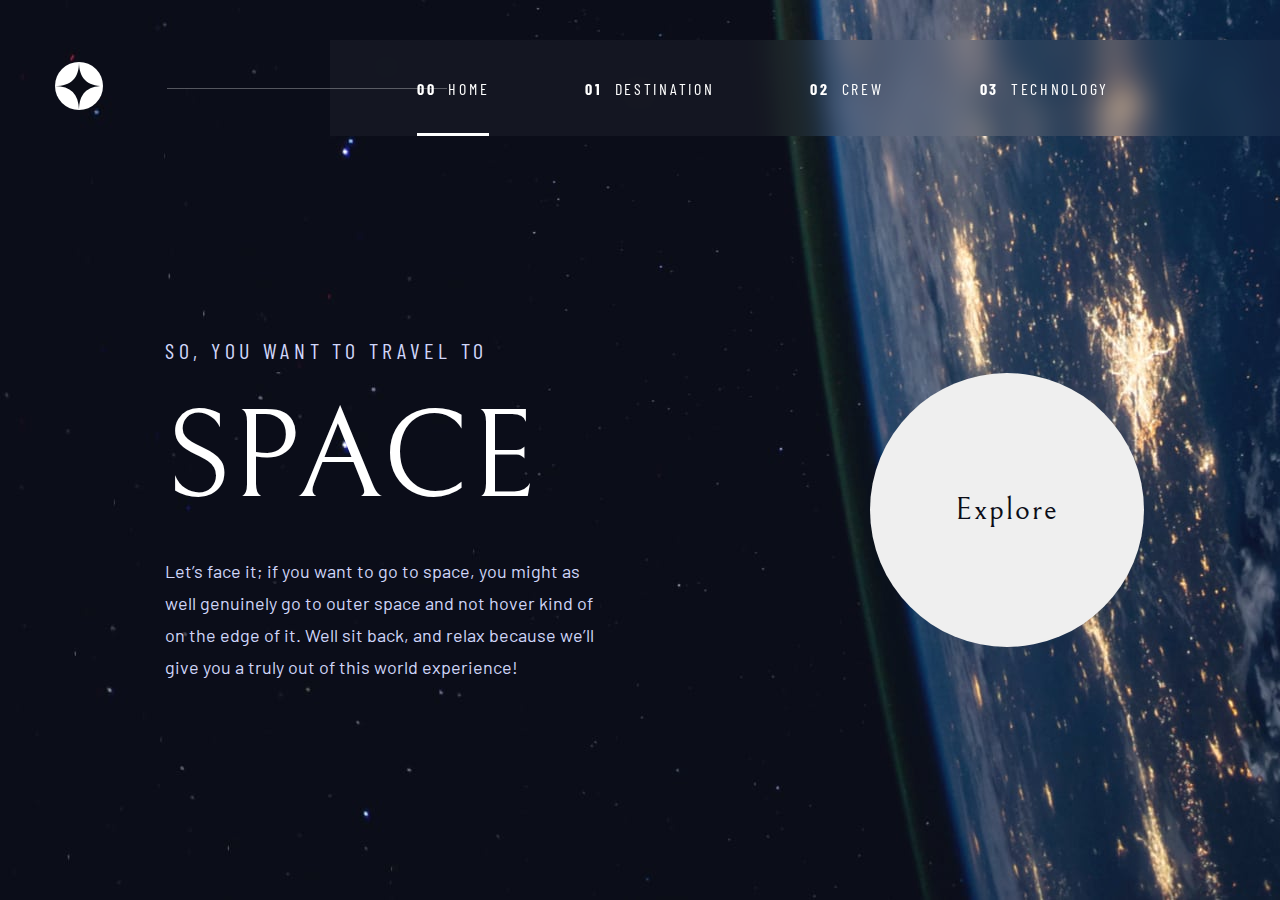
<file: starter-code/index.html>
<!DOCTYPE html>
<html lang="en">
  <head>
    <meta charset="UTF-8" />
    <meta name="viewport" content="width=device-width, initial-scale=1.0" />

    <link
      rel="icon"
      type="image/png"
      sizes="32x32"
      href="./assets/favicon-32x32.png"
    />

    <link rel="stylesheet" href="./styles/fonts.css" />
    <link rel="stylesheet" href="./styles/index.css" />

    <title>Frontend Mentor | Space tourism website</title>
  </head>
  <body>
    <div class="anim">
      <header>
        <div class="logo">
          <img src="./assets/shared/logo.svg" alt="Logo">
        </div>
        <div class="divisor"></div>
        <nav>
          <ul>
            <li>
              <a class="active nav-link home-link" href="./index.html"><strong>00</strong> Home</a>
            </li>
            <li>
              <a class="nav-link destination-link" href="./destination.html"><strong>01</strong> Destination</a>
            </li>
            <li>
              <a class="nav-link crew-link" href="./crew.html"><strong>02</strong> Crew</a>
            </li>
            <li>
              <a class="nav-link technology-link" href="./technology.html"><strong>03</strong> Technology</a>
            </li>
          </ul>
        </nav>
        <div class="hamburger">
          <img src="./assets/shared/icon-hamburger.svg" alt="Open menu">
        </div>
        <div class="nav-mobile">
          <ul>
            <li>
              <a class="active" href="./index.html"><strong>00</strong> Home</a>
            </li>
            <li>
              <a href="./destination.html"><strong>01</strong> Destination</a>
            </li>
            <li>
              <a href="./crew.html"><strong>02</strong> Crew</a>
            </li>
            <li>
              <a href="./technology.html"><strong>03</strong> Technology</a>
            </li>
          </ul>
        </div>
      </header>
  
      <main>
        <div class="text">
          <h2>So, you want to travel to</h2>
  
          <h1>Space</h1>
  
          <p>
            Let’s face it; if you want to go to space, you might as well genuinely
            go to outer space and not hover kind of on the edge of it. Well sit
            back, and relax because we’ll give you a truly out of this world
            experience!
          </p>
        </div>
  
        <button class="explore">Explore</button>
      </main>
    </div>
    <script src="./scripts/menu.js"></script>
  </body>
</html>
</file>
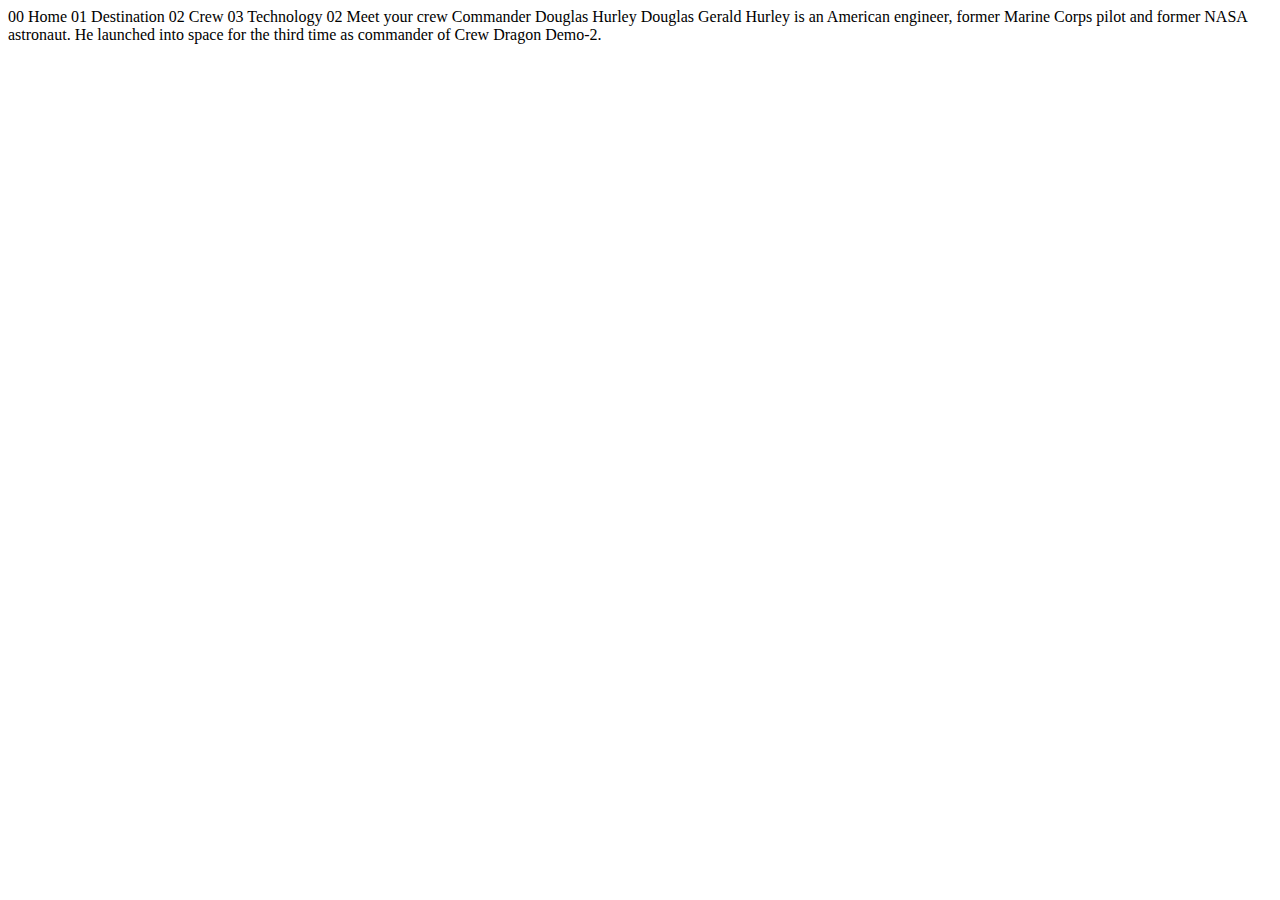
<file: starter-code/crew-commander.html>
<!DOCTYPE html>
<html lang="en">
<head>
  <meta charset="UTF-8">
  <meta name="viewport" content="width=device-width, initial-scale=1.0">

  <link rel="icon" type="image/png" sizes="32x32" href="./assets/favicon-32x32.png">
  
  <title>Frontend Mentor | Space tourism website</title>
</head>
<body>

  00 Home
  01 Destination
  02 Crew
  03 Technology

  02 Meet your crew

  Commander
  Douglas Hurley

  Douglas Gerald Hurley is an American engineer, former Marine Corps pilot 
  and former NASA astronaut. He launched into space for the third time as 
  commander of Crew Dragon Demo-2.
</body>
</html>
</file>
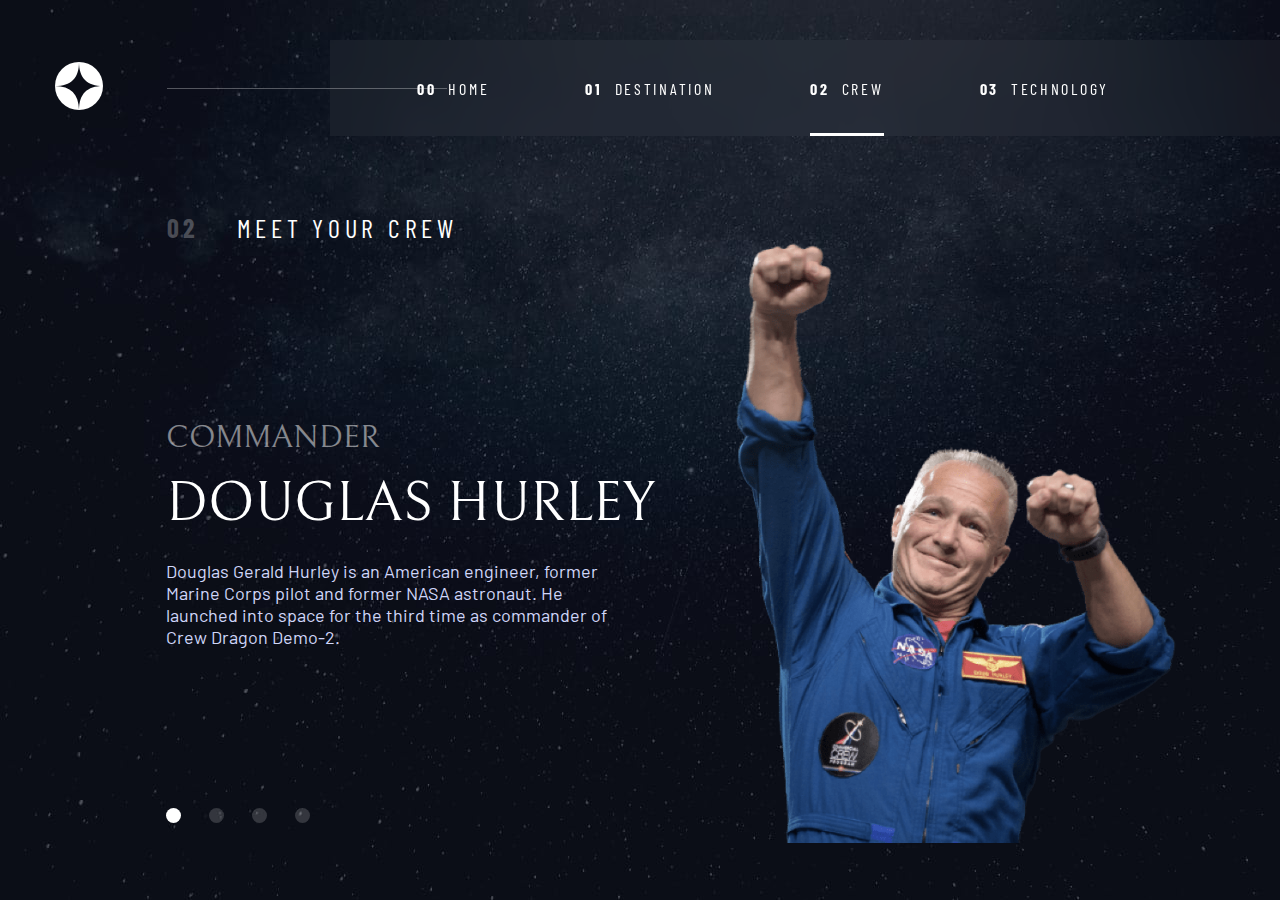
<file: starter-code/crew.html>
<!DOCTYPE html>
<html lang="en">
<head>
  <meta charset="UTF-8">
  <meta name="viewport" content="width=device-width, initial-scale=1.0">

  <link rel="icon" type="image/png" sizes="32x32" href="./assets/favicon-32x32.png">

  <link rel="stylesheet" href="./styles/fonts.css">
  <link rel="stylesheet" href="./styles/crew.css">
  
  <title>Frontend Mentor | Space tourism website</title>
</head>
<body>
  <div class="anim">
    <header>
      <div class="logo">
        <img src="./assets/shared/logo.svg" alt="Logo" />
      </div>
      <div class="divisor"></div>
      <nav>
        <ul>
          <li>
            <a class="nav-link home-link" href="./index.html"
              ><strong>00</strong> Home</a
            >
          </li>
          <li>
            <a
              class="nav-link destination-link"
              href="./destination.html"
              ><strong>01</strong> Destination</a
            >
          </li>
          <li>
            <a class="active nav-link crew-link" href="./crew.html"
              ><strong>02</strong> Crew</a
            >
          </li>
          <li>
            <a class="nav-link technology-link" href="./technology.html"
              ><strong>03</strong> Technology</a
            >
          </li>
        </ul>
      </nav>
      <div class="hamburger">
        <img src="./assets/shared/icon-hamburger.svg" alt="Open menu" />
      </div>
      <div class="nav-mobile">
        <ul>
          <li>
            <a href="./index.html"><strong>00</strong> Home</a>
          </li>
          <li>
            <a href="./destination.html"><strong>01</strong> Destination</a>
          </li>
          <li>
            <a class="active" href="./crew.html"><strong>02</strong> Crew</a>
          </li>
          <li>
            <a href="./technology.html"><strong>03</strong> Technology</a>
          </li>
        </ul>
      </div>
    </header>
  
    <div class="title"><strong>02</strong> Meet your crew</div>
  
    <main>
      <div class="info">
        <div class="crew-info">
          <h2 id="crew-role">Commander</h2>
          <h1 id="crew-name">Douglas Hurley</h2>
          <p id="crew-description">
            Douglas Gerald Hurley is an American engineer, former Marine Corps pilot 
            and former NASA astronaut. He launched into space for the third time as 
            commander of Crew Dragon Demo-2.
          </p>
        </div>
        <div class="choose-crew-buttons">
          <button onclick="chooseCrewPerson(0); makeActive(this)" class="choose-crew-button active">
            <div class="choose-crew-ball"></div>
          </button>
          <button onclick="chooseCrewPerson(1); makeActive(this)" class="choose-crew-button ">
            <div class="choose-crew-ball"></div>
          </button>
          <button onclick="chooseCrewPerson(2); makeActive(this)" class="choose-crew-button ">
            <div class="choose-crew-ball"></div>
          </button>
          <button onclick="chooseCrewPerson(3); makeActive(this)" class="choose-crew-button ">
            <div class="choose-crew-ball"></div>
          </button>
        </div>
      </div>
      <div class="image">
        <img id="crew-image" src="./assets/crew/image-douglas-hurley.png" alt="Douglas Hurley">
      </div>
    </main>
  </div>

  <script src="./scripts/crew.js"></script>
  <script src="./scripts/menu.js"></script>
</body>
</html>
</file>
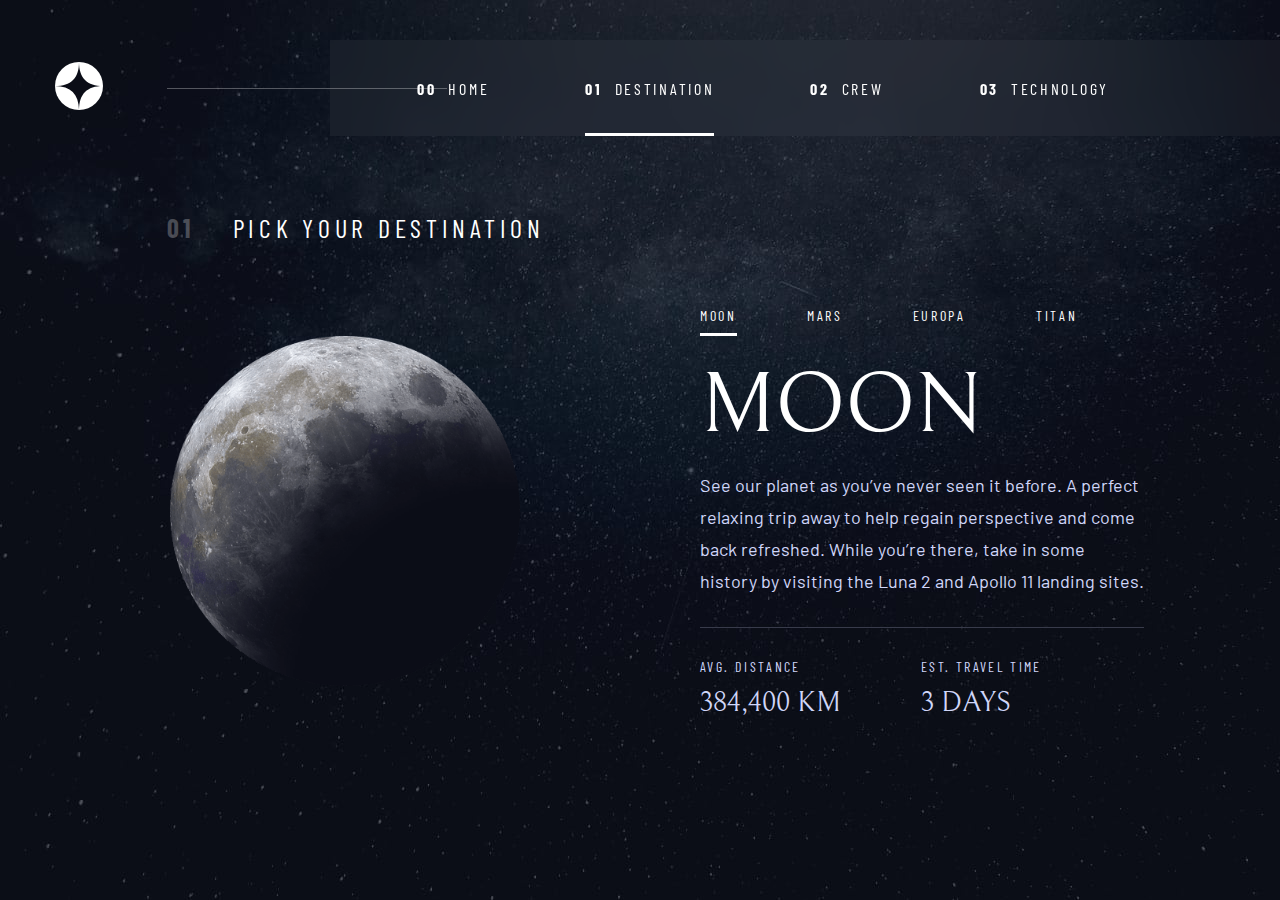
<file: starter-code/destination.html>
<!DOCTYPE html>
<html lang="en">
  <head>
    <meta charset="UTF-8" />
    <meta name="viewport" content="width=device-width, initial-scale=1.0" />

    <link
      rel="icon"
      type="image/png"
      sizes="32x32"
      href="./assets/favicon-32x32.png"
    />

    <title>Frontend Mentor | Space tourism website</title>

    <link rel="stylesheet" href="./styles/fonts.css" />
    <link rel="stylesheet" href="./styles/destination.css" />
  </head>
  <body>
    <div class="anim">
      <header>
        <div class="logo">
          <img src="./assets/shared/logo.svg" alt="Logo" />
        </div>
        <div class="divisor"></div>
        <nav>
          <ul>
            <li>
              <a class="nav-link home-link" href="./index.html"
                ><strong>00</strong> Home</a
              >
            </li>
            <li>
              <a
                class="active nav-link destination-link"
                href="./destination.html"
                ><strong>01</strong> Destination</a
              >
            </li>
            <li>
              <a class="nav-link crew-link" href="./crew.html"
                ><strong>02</strong> Crew</a
              >
            </li>
            <li>
              <a class="nav-link technology-link" href="./technology.html"
                ><strong>03</strong> Technology</a
              >
            </li>
          </ul>
        </nav>
        <div class="hamburger">
          <img src="./assets/shared/icon-hamburger.svg" alt="Open menu" />
        </div>
        <div class="nav-mobile">
          <ul>
            <li>
              <a href="./index.html"><strong>00</strong> Home</a>
            </li>
            <li>
              <a class="active" href="./destination.html"><strong>01</strong> Destination</a>
            </li>
            <li>
              <a href="./crew.html"><strong>02</strong> Crew</a>
            </li>
            <li>
              <a href="./technology.html"><strong>03</strong> Technology</a>
            </li>
          </ul>
        </div>
      </header>

      <div class="title"><strong>01</strong> Pick your destination</div>

      <main>
        <div class="star-image-wrapper">
          <img
            id="star-image"
            src="./assets/destination/image-moon.png"
            alt="Moon"
          />
        </div>

        <div class="star-info">
          <ul class="choose-star">
            <li>
              <a class="choose-star-button" onclick="chooseStar('Moon')"
                >Moon</a
              >
            </li>
            <li>
              <a class="choose-star-button" onclick="chooseStar('Mars')"
                >Mars</a
              >
            </li>
            <li>
              <a class="choose-star-button" onclick="chooseStar('Europa')"
                >Europa</a
              >
            </li>
            <li>
              <a class="choose-star-button" onclick="chooseStar('Titan')"
                >Titan</a
              >
            </li>
          </ul>

          <div class="info-wrapper">
            <h1 id="star-name"></h1>

            <p id="star-description"></p>

            <div class="star-divisor"></div>

            <section class="star-distance-and-travel-time">
              <div class="average-distance">
                Avg. distance
                <span id="star-distance"></span>
              </div>

              <div class="travel-time">
                Est. travel time
                <span id="star-travel-time"></span>
              </div>
            </section>
          </div>
        </div>
      </main>
    </div>

    <script src="./scripts/destination.js"></script>
    <script src="./scripts/menu.js"></script>
  </body>
</html>
</file>
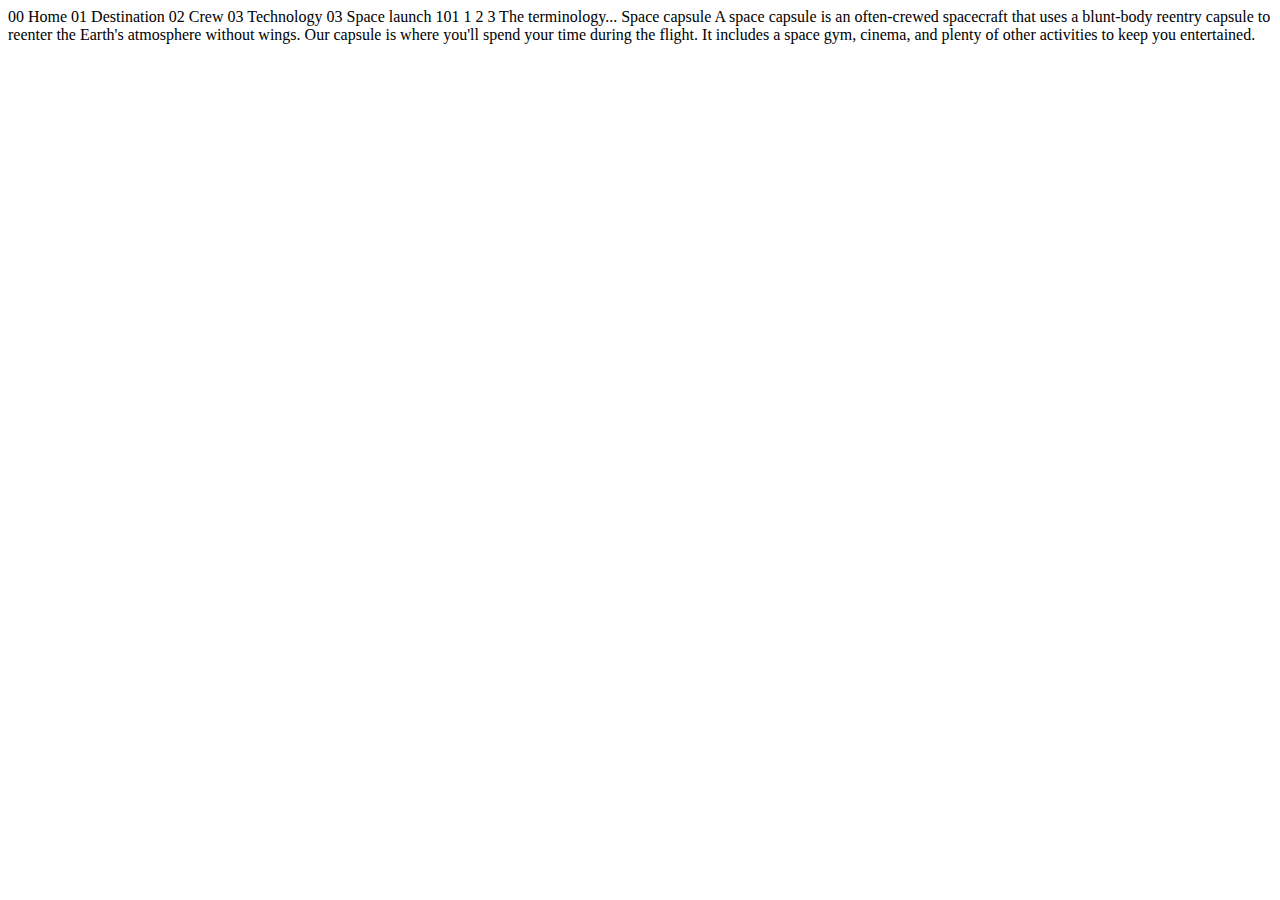
<file: starter-code/technology-capsule.html>
<!DOCTYPE html>
<html lang="en">
<head>
  <meta charset="UTF-8">
  <meta name="viewport" content="width=device-width, initial-scale=1.0">

  <link rel="icon" type="image/png" sizes="32x32" href="./assets/favicon-32x32.png">
  
  <title>Frontend Mentor | Space tourism website</title>
</head>
<body>

  00 Home
  01 Destination
  02 Crew
  03 Technology

  03 Space launch 101

  1
  2
  3

  The terminology...
  Space capsule

  A space capsule is an often-crewed spacecraft that uses a blunt-body reentry 
  capsule to reenter the Earth's atmosphere without wings. Our capsule is where 
  you'll spend your time during the flight. It includes a space gym, cinema, 
  and plenty of other activities to keep you entertained.
</body>
</html>
</file>
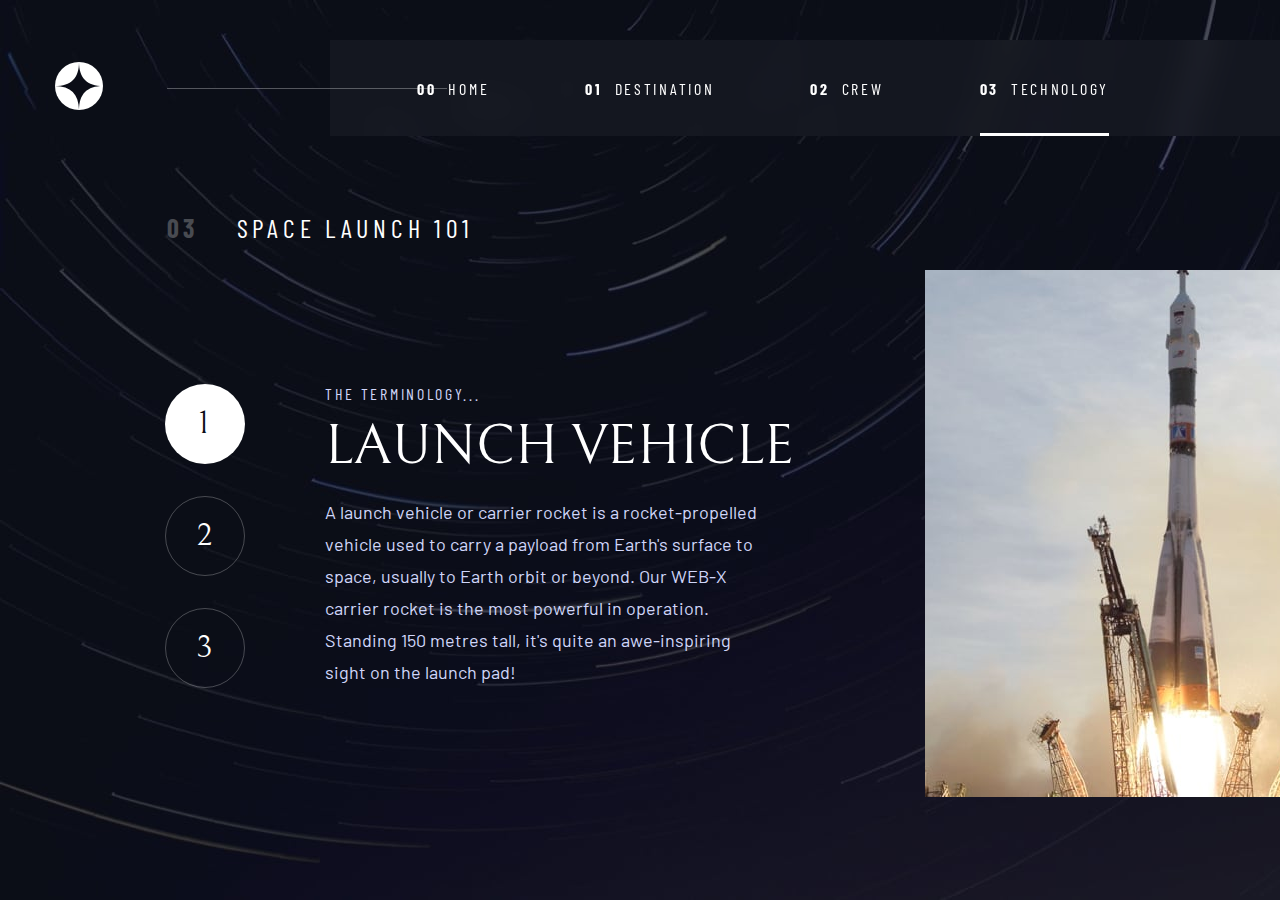
<file: starter-code/technology.html>
<!DOCTYPE html>
<html lang="en">
  <head>
    <meta charset="UTF-8" />
    <meta name="viewport" content="width=device-width, initial-scale=1.0" />

    <link
      rel="icon"
      type="image/png"
      sizes="32x32"
      href="./assets/favicon-32x32.png"
    />

    <link rel="stylesheet" href="./styles/technology.css" />
    <link rel="stylesheet" href="./styles/fonts.css" />

    <title>Frontend Mentor | Space tourism website</title>
  </head>
  <body>
    <div class="anim">
      <header>
        <div class="logo">
          <img src="./assets/shared/logo.svg" alt="Logo" />
        </div>
        <div class="divisor"></div>
        <nav>
          <ul>
            <li>
              <a class="nav-link home-link" href="./index.html"
                ><strong>00</strong> Home</a
              >
            </li>
            <li>
              <a class="nav-link destination-link" href="./destination.html"
                ><strong>01</strong> Destination</a
              >
            </li>
            <li>
              <a class="nav-link crew-link" href="./crew.html"
                ><strong>02</strong> Crew</a
              >
            </li>
            <li>
              <a class="active nav-link technology-link" href="./technology.html"
                ><strong>03</strong> Technology</a
              >
            </li>
          </ul>
        </nav>
        <div class="hamburger">
          <img src="./assets/shared/icon-hamburger.svg" alt="Open menu" />
        </div>
        <div class="nav-mobile">
          <ul>
            <li>
              <a href="./index.html"><strong>00</strong> Home</a>
            </li>
            <li>
              <a href="./destination.html"><strong>01</strong> Destination</a>
            </li>
            <li>
              <a href="./crew.html"><strong>02</strong> Crew</a>
            </li>
            <li>
              <a class="active" href="./technology.html"><strong>03</strong> Technology</a>
            </li>
          </ul>
        </div>
      </header>
  
      <div class="title"><strong>03</strong> Space launch 101</div>
  
      <main>
        <div class="choose-technology-wrapper">
          <button
            onclick="chooseTechnology(0); makeActive(this)"
            class="choose-technology active"
          >
            1
          </button>
          <button
            onclick="chooseTechnology(1); makeActive(this)"
            class="choose-technology"
          >
            2
          </button>
          <button
            onclick="chooseTechnology(2); makeActive(this)"
            class="choose-technology"
          >
            3
          </button>
        </div>
  
        <div class="tech-information">
          <h2>The terminology...</h2>
          <h1 id="technology-name">Space capsule</h1>
          <p id="technology-description">
            A space capsule is an often-crewed spacecraft that uses a blunt-body
            reentry capsule to reenter the Earth's atmosphere without wings. Our
            capsule is where you'll spend your time during the flight. It includes
            a space gym, cinema, and plenty of other activities to keep you
            entertained.
          </p>
        </div>
  
        <div class="image">
          <img
            id="technology-image"
            src="./assets/technology/image-launch-vehicle-landscape.jpg"
            alt="Launch Vehicle"
          />
        </div>
      </main>
    </div>

    <script src="./scripts/technology.js"></script>
    <script src="./scripts/menu.js"></script>
  </body>
</html>
</file>
<file: starter-code/styles/fonts.css>
@import url('https://fonts.googleapis.com/css2?family=Barlow&family=Barlow+Condensed:wght@400;700&family=Bellefair&display=swap');
</file>
<file: starter-code/styles/index.css>
* {
  margin: 0;
  padding: 0;
  box-sizing: border-box;
}

.anim {
  animation: fade 0.75s ease 1 forwards normal;
}

body {
  min-height: 100vh;
  overflow-x: hidden;
  background: url("../assets/home/background-home-desktop.jpg");
  background-repeat: no-repeat;
  background-size: cover;
}

header {
  display: flex;
  align-items: center;
  padding-top: 40px;
  padding-left: 55px;
}

.logo {
  margin-right: 64px;
}

.divisor {
  position: relative;
}

.divisor::after {
  content: "";
  width: 625px;
  position: absolute;
  left: 0;
  top: 0;
  height: 1px;
  z-index: 10;
  background: rgba(255, 255, 255, 0.3);
}

.nav-mobile {
  display: none;
}

nav {
  margin-left: auto;
  background: rgba(255, 255, 255, 0.04);
  backdrop-filter: blur(15px);
  width: 950px;
  z-index: 9;
  height: 96px;
  display: flex;
  align-items: center;
  justify-content: center;
}

nav ul {
  display: flex;
  align-items: center;
  list-style: none;
  margin-right: 165px;
  margin-left: 123px;
}

nav ul li {
  margin: 0 48px;
}

nav ul li:last-child {
  margin-right: 165px;
}

nav ul li:first-child {
  margin-left: 123px;
}

nav ul li a {
  color: white;
  font-family: "Barlow Condensed", sans-serif;
  font-size: 16px;
  display: flex;
  transition: 0.2s ease;
  text-transform: uppercase;
  justify-content: center;
  align-items: center;
  font-weight: 400;
  height: 96px;
  letter-spacing: 2.7px;
  text-decoration: none;
}

nav ul li a strong {
  margin-right: 12px;
}

.nav-link {
  text-align: center;
  position: relative;
}

.nav-link.active::after {
  left: 0;
  content: "";
  position: absolute;
  bottom: 0;
  width: 100%;
  height: 3px;
  background-color: white;
}

.nav-link:hover {
  transition: 0.2s ease;
}

.nav-link:not(.active):hover::after {
  left: 0;
  content: "";
  position: absolute;
  bottom: 0;
  width: 130px;
  height: 3px;
  background-color: #979797;
}

.destination-link:not(.active):hover::after {
  width: 121px;
}

.crew-link:not(.active):hover::after {
  width: 70px;
}

.technology-link:not(.active):hover::after {
  width: 120px;
}

.explore {
  width: 274px;
  height: 274px;
  font-size: 32px;
  position: absolute;
  right: -165px;
  border: 0;
  font-family: "Bellefair", serif;
  font-weight: 400;
  transition: 0.2s ease;
  color: #0b0d17;
  letter-spacing: 2px;
  cursor: pointer;
  position: relative;
  border-radius: 50%;
}

.explore:hover {
  box-shadow: 0px 0px 0px 80px rgb(255, 255, 255, 0.1);
}

main {
  display: flex;
  position: absolute;
  bottom: 131px;
  left: 165px;
  top: 387px;
  align-items: center;
}

main .text {
  color: #d0d6f9;
  margin-right: 386px;
}

main .text h1 {
  font-size: 150px;
  margin-top: 24px;
  margin-bottom: 24px;
  text-transform: uppercase;
  color: #fff;
  font-weight: 400;
  font-family: "Bellefair", serif;
}

main .text h2 {
  text-transform: uppercase;
  font-size: 28px;
  font-family: "Barlow Condensed", sans-serif;
  font-weight: 400;
  letter-spacing: 4.72px;
}

main .text p {
  width: 444px;
  height: 128px;
  font-size: 18px;
  font-family: "Barlow";
  line-height: 32px;
}

.hamburger {
  display: none;
}

@media screen and (min-width: 1440px) {
  .divisor::after{
    width: 360px;
  }

  main {
    margin-bottom: 50px;
  }

  main .text h2 {
    font-size: 32px;
  }

  main .text h1 {
    font-size: 150px;
  }

  main .text p {
    font-size: 25px;
    width: 600px;
  }

  main .text{
    margin-right: 200px;
  }

  .explore{
    right: 0;
    width: 325px;
    height: 325px;
    font-size: 45px;
  }
}

@media screen and (max-width: 1366px) {
  .divisor::after {
    width: 280px;
  }

  main {
    top: 250px;
  }

  main .text h2 {
    font-size: 22px;
  }

  main .text h1 {
    font-size: 125px;
  }

  main .text p {
    font-size: 18px;
  }

  .explore {
    right: 125px;
  }
}

@media screen and (max-width: 1024px) {
  main .text {
    margin-right: 200px;
  }

  nav{
    width: 100%;
  }

  .divisor::after{
    width: 100px;
    left: -25px;
  }

  nav ul {
    width: 800px;
    margin: 0;
  }

  nav ul li{
    margin: 0 32px;
  }

  main .text{
    margin-right: 0;
  }

  main .explore {
    right: 0;
    left: 80px;
  }
}

@media screen and (max-width: 768px) {
  body {
    background: url("../assets/home/background-home-tablet.jpg");
    background-repeat: no-repeat;
    background-size: cover;
  }

  .logo {
    margin-left: 39px;
  }

  .divisor {
    display: none;
  }

  nav {
    width: 450px;
  }

  nav ul {
    margin-left: 48px;
    margin-right: 46px;
  }

  nav ul li:first-child {
    margin-left: 0;
    margin-right: 37px;
  }

  nav ul li:nth-child(2) {
    margin-left: 0;
    margin-right: 42px;
  }

  nav ul li:nth-child(3) {
    margin-left: 0;
    margin-right: 37px;
  }

  nav ul li:last-child {
    margin: 0;
  }

  nav ul li a {
    letter-spacing: 2.36px;
    font-size: 14px;
  }

  nav ul li a strong {
    display: none;
  }

  .destination-link:not(.active):hover::after {
    width: 80px;
  }

  .crew-link:not(.active):hover::after {
    width: 30.5px;
  }

  .technology-link:not(.active):hover::after {
    width: 75px;
  }

  header {
    padding-top: 0;
    padding-left: 0;
  }

  main {
    flex-direction: column;
    position: static;
    justify-content: center;
    align-items: center;
  }

  .explore {
    position: static;
    width: 242px;
    height: 242px;
    margin-bottom: 75px;
    margin-top: 156px;
  }

  .explore:hover{
    box-shadow: 0px 0px 0px 60px rgb(255, 255, 255, 0.1);
  }

  main .text {
    text-align: center;
    justify-content: center;
    align-items: center;
    margin-right: 0;
    margin-top: 106px;
  }

  main .text h1 {
    margin-top: 24px;
    font-size: 160px;
  }

  main .text h2 {
    font-size: 20px;
    letter-spacing: 3.38px;
  }

  main .text p {
    font-size: 16px;
    margin-top: 24px;
    line-height: 28px;
  }
}

@media screen and (max-width: 425px) {
  body {
    background: url("../assets/home/background-home-mobile.jpg");
    background-repeat: no-repeat;
    background-size: cover;
  }

  .logo {
    margin: 0;
  }

  header {
    display: flex;
    align-items: center;
    justify-content: space-between;
    padding-top: 24px;
    padding-left: 24px;
    padding-right: 24px;
  }

  nav {
    display: none;
  }

  .nav-mobile {
    position: fixed;
    display: block;
    right: 0;
    top: 0;
    transition: 0.2s ease;
    height: 100vh;
    width: 0;
    background: rgba(0, 0, 0, 0.95);
    backdrop-filter: blur(8px);
    opacity: 0;
    visibility: hidden;
  }

  .nav-mobile.active {
    width: 254px;
    opacity: 1;
    visibility: visible;
  }

  .nav-mobile ul{
    list-style: none;
    margin-top: 118px;
    padding-left: 32px;
  }
  
  .nav-mobile ul li{
    margin-bottom: 32px;
  }

  .nav-mobile ul li:last-child{
    margin-bottom: 0;
  }

  .nav-mobile ul li a {
    color: white;
    text-decoration: none;
    font-family: "Barlow Condensed", sans-serif;
    font-size: 16px;
    display: flex;
    transition: 0.2s ease;
    text-transform: uppercase;
    align-items: center;
    font-weight: 400;
    height: 31px;
    position: relative;
    letter-spacing: 2.7px;
  }

  .nav-mobile ul li a strong {
    margin-right: 14px;
  }

  .nav-mobile ul li a.active::after {
    right: 0;
    content: "";
    position: absolute;
    bottom: 0;
    width: 4px;
    height: 31px;
    background-color: white;
  }

  .hamburger {
    z-index: 20;
    display: block;
  }

  .explore {
    width: 150px;
    height: 150px;
    font-size: 20px;
    letter-spacing: 1.25px;
    margin-top: 81px;
  }

  main .text {
    margin-top: 48px;
  }

  main .text h1 {
    margin-top: 16px;
    margin-bottom: 16px;
    font-size: 80px;
    line-height: 100px;
    letter-spacing: 0;
  }

  main .text h2 {
    font-size: 16px;
    letter-spacing: 2.7px;
  }

  main .text p {
    width: 327px;
    line-height: 25px;
    font-size: 15px;
    letter-spacing: 0;
  }

  .explore:hover {
    box-shadow: 0px 0px 0px 50px rgb(255, 255, 255, 0.1);
  }
}

@media screen and (max-width: 375px) {
  body {
    background: url("../assets/home/background-home-mobile.jpg");
    background-repeat: no-repeat;
    background-size: cover;
  }

  .logo {
    margin: 0;
  }

  header {
    display: flex;
    align-items: center;
    justify-content: space-between;
    padding-top: 24px;
    padding-left: 24px;
    padding-right: 24px;
  }

  nav {
    display: none;
  }

  .nav-mobile {
    position: fixed;
    display: block;
    right: 0;
    top: 0;
    transition: 0.2s ease;
    height: 100vh;
    width: 0;
    background: rgba(0, 0, 0, 0.95);
    backdrop-filter: blur(8px);
    opacity: 0;
    visibility: hidden;
  }

  .nav-mobile.active {
    width: 254px;
    opacity: 1;
    visibility: visible;
  }

  .nav-mobile ul{
    list-style: none;
    margin-top: 118px;
    padding-left: 32px;
  }
  
  .nav-mobile ul li{
    margin-bottom: 32px;
  }

  .nav-mobile ul li:last-child{
    margin-bottom: 0;
  }

  .nav-mobile ul li a {
    color: white;
    text-decoration: none;
    font-family: "Barlow Condensed", sans-serif;
    font-size: 16px;
    display: flex;
    transition: 0.2s ease;
    text-transform: uppercase;
    align-items: center;
    font-weight: 400;
    height: 31px;
    position: relative;
    letter-spacing: 2.7px;
  }

  .nav-mobile ul li a strong {
    margin-right: 14px;
  }

  .nav-mobile ul li a.active::after {
    right: 0;
    content: "";
    position: absolute;
    bottom: 0;
    width: 4px;
    height: 31px;
    background-color: white;
  }

  .hamburger {
    z-index: 20;
    display: block;
  }

  .explore {
    width: 150px;
    height: 150px;
    font-size: 20px;
    letter-spacing: 1.25px;
    margin-top: 81px;
  }

  main .text {
    margin-top: 48px;
  }

  main .text h1 {
    margin-top: 16px;
    margin-bottom: 16px;
    font-size: 80px;
    line-height: 100px;
    letter-spacing: 0;
  }

  main .text h2 {
    font-size: 16px;
    letter-spacing: 2.7px;
  }

  main .text p {
    width: 327px;
    line-height: 25px;
    font-size: 15px;
    letter-spacing: 0;
  }

  .explore:hover {
    box-shadow: 0px 0px 0px 40px rgb(255, 255, 255, 0.1);
  }
}

@media screen and (max-width: 320px) {
  main .text h1{
    font-size: 65px;
  }
  
  main .text p{
    width: 275px;
    line-height: 22px;
  }
}

::-webkit-scrollbar {
  width: 5px;
}

::-webkit-scrollbar-thumb {
  border-radius: 2px;
  background: rgb(86, 59, 223);
}

@keyframes fade {
  0% {
    opacity: 0;
  }

  100% {
    opacity: 1;
  }
}
</file>
<file: starter-code/styles/crew.css>
* {
  margin: 0;
  padding: 0;
  box-sizing: border-box;
}

.anim {
  animation: fade 0.75s ease 1 forwards normal;
}

body {
  min-height: 100vh;
  overflow-y: scroll;
  background: url("../assets/destination/background-destination-desktop.jpg");
  background-repeat: no-repeat;
  background-size: cover;
}

header {
  display: flex;
  align-items: center;
  padding-top: 40px;
  padding-left: 55px;
}

.logo {
  margin-right: 64px;
}

.divisor {
  position: relative;
}

.divisor::after {
  content: "";
  width: 625px;
  position: absolute;
  left: 0;
  top: 0;
  height: 1px;
  z-index: 10;
  background: rgba(255, 255, 255, 0.3);
}

.nav-mobile {
  display: none;
}

nav {
  margin-left: auto;
  background: rgba(255, 255, 255, 0.04);
  backdrop-filter: blur(15px);
  width: 950px;
  z-index: 9;
  height: 96px;
  display: flex;
  align-items: center;
  justify-content: center;
}

nav ul {
  display: flex;
  align-items: center;
  list-style: none;
  margin-right: 165px;
  margin-left: 123px;
}

nav ul li {
  margin: 0 48px;
}

nav ul li:last-child {
  margin-right: 165px;
}

nav ul li:first-child {
  margin-left: 123px;
}

nav ul li a {
  color: white;
  font-family: "Barlow Condensed", sans-serif;
  font-size: 16px;
  display: flex;
  transition: 0.2s ease;
  justify-content: center;
  text-transform: uppercase;
  align-items: center;
  font-weight: 400;
  height: 96px;
  letter-spacing: 2.7px;
  text-decoration: none;
}

nav ul li a strong {
  margin-right: 12px;
}

.nav-link {
  text-align: center;
  position: relative;
}

.nav-link.active::after {
  left: 0;
  content: "";
  position: absolute;
  bottom: 0;
  width: 100%;
  height: 3px;
  background-color: white;
}

.nav-link:hover {
  transition: 0.2s ease;
}

.nav-link:not(.active):hover::after {
  left: 0;
  content: "";
  position: absolute;
  bottom: 0;
  width: 130px;
  height: 3px;
  background-color: #979797;
}

.home-link:not(.active):hover::after {
  width: 75px;
}

.destination-link:not(.active):hover::after {
  width: 121px;
}

.crew-link:not(.active):hover::after {
  width: 70px;
}

.technology-link:not(.active):hover::after {
  width: 120px;
}

.hamburger {
  display: none;
}

.title {
  font-size: 26px;
  font-family: "Barlow Condensed", sans-serif;
  letter-spacing: 4.72px;
  color: white;
  text-transform: uppercase;
  margin-left: 166.5px;
  margin-top: 76px;
}

.title strong {
  opacity: 25%;
  margin-right: 28px;
}

main .info {
  margin-left: 165.5px;
  margin-top: 156px;
}

main .info h2 {
  font-size: 32px;
  font-family: "Bellefair", serif;
  opacity: 50%;
  font-weight: 400;
  color: white;
  text-transform: uppercase;
  margin-bottom: 15px;
}

main .info h1 {
  font-size: 56px;
  font-family: "Bellefair", serif;
  color: white;
  font-weight: 400;

  margin-bottom: 24px;
  text-transform: uppercase;
}

main .info p {
  width: 444px;
  height: 128px;
  font-size: 18px;
  color: #d0d6f9;
  font-family: "Barlow", sans-serif;
}

main {
  align-items: center;
  display: flex;
}

main .image {
  margin-left: 81.5px;
  height: 100%;
}

main .image img {
  height: 600px;
}

main .choose-crew-buttons {
  margin-top: 120px;
}

main .choose-crew-buttons .choose-crew-button {
  border: 0;
  background: none;
  margin-right: 24px;
  cursor: pointer;
}

main .choose-crew-button .choose-crew-ball {
  width: 15px;
  height: 15px;
  border-radius: 50%;
  background: #fff;
  opacity: 17%;
}

main .choose-crew-buttons .choose-crew-button.active .choose-crew-ball {
  background: #fff;
  opacity: 100%;
}

main .choose-crew-buttons .choose-crew-button:first-child {
  margin-left: 0;
}

main .choose-crew-buttons .choose-crew-button:last-child {
  margin-right: 0;
}

@media screen and (max-width: 1440px) {
  .divisor::after{
    width: 360px;
  }

  main {
    margin-bottom: 50px;
  }
}

@media screen and (max-width: 1366px) {
  .divisor::after {
    width: 280px;
  }
}

@media screen and (max-width: 1024px) {
  nav {
    width: 100%;
  }

  .divisor::after {
    width: 100px;
    left: -25px;
  }

  nav ul {
    width: 800px;
    margin: 0;
  }

  nav ul li {
    margin: 0 32px;
  }

  .title {
    margin-left: 60px;
    font-size: 22px;
  }

  main .info{
    margin-left: 60px;
  }

  main .image {
    margin-left: 20px;
  }
  
  main .image img{
    max-width: 400px;
    height: 450px;
  }

  main .choose-crew-buttons {
    margin-bottom: 50px;
  }
}

@media screen and (max-width: 768px) {
  body {
    background-image: url("../assets/crew/background-crew-tablet.jpg");
  }

  header {
    padding-top: 0;
    padding-left: 0;
  }

  nav {
    width: 450px;
  }

  nav ul {
    margin-left: 48px;
    margin-right: 46px;
  }

  nav ul li:first-child {
    margin-left: 0;
    margin-right: 37px;
  }

  nav ul li:nth-child(2) {
    margin-left: 0;
    margin-right: 42px;
  }

  nav ul li:nth-child(3) {
    margin-left: 0;
    margin-right: 37px;
  }

  nav ul li:last-child {
    margin: 0;
  }

  nav ul li a {
    letter-spacing: 2.36px;
    font-size: 14px;
  }

  nav ul li a strong {
    display: none;
  }

  .destination-link:not(.active):hover::after {
    width: 80px;
  }

  .crew-link:not(.active):hover::after {
    width: 30.5px;
  }

  .technology-link:not(.active):hover::after {
    width: 75px;
  }

  .logo {
    margin-left: 39px;
    margin-top: 24px;
  }

  .divisor {
    display: none;
  }

  main {
    display: flex;
    align-items: center;
    flex-direction: column;
  }

  .title {
    margin-top: 40px;
    margin-left: 38.5px;
    font-size: 20px;
    letter-spacing: 3.38px;
  }

  main .info {
    margin-left: 0;
    margin-top: 60px;
    text-align: center;
  }

  main .info #crew-role {
    font-size: 24px;
    margin-bottom: 8px;
  }

  main .info .crew-name {
    font-size: 40px;
    margin-bottom: 16px;
  }

  main .info #crew-description {
    font-size: 16px;
    line-height: 28px;
    width: 458px;
    height: 84px;
  }

  main .info .choose-crew-buttons {
    margin-top: 40px;
    margin-bottom: 40px;
  }

  main .image {
    margin-left: 0;
  }

  main .image img {
    height: 572px;
  }
}

@media screen and (max-width: 425px) {
  body {
    background-image: url("../assets/crew/background-crew-mobile.jpg");
  }

  nav {
    display: none;
  }

  header {
    padding-top: 24px;
    padding-left: 24px;
    padding-right: 24px;
    justify-content: space-between;
  }

  .logo {
    margin: 0;
  }

  .hamburger {
    display: block;
    z-index: 26;
  }

  .divisor {
    display: none;
  }

  .title {
    display: flex;
    text-transform: uppercase;
    margin: 24px 0 0 0;
    font-size: 20px;
    letter-spacing: 2.7px;
    justify-content: center;
  }

  .title strong {
    margin-right: 18px;
  }

  main {
    display: flex;
    align-items: center;
    flex-direction: column-reverse;
  }

  main .image {
    margin-left: 0;
    margin-top: 54px;
    margin-bottom: 32px;
    position: relative;
  }

  main .image img {
    height: 300px;
  }

  main .image::after {
    content: "";
    width: 327px;
    height: 1px;
    background: #383b4b;
    position: absolute;
    bottom: 0;
    left: 50%;
    transform: translate(-50%, -50%);
  }

  main .info {
    margin-top: 0;
    margin-left: 0;
    text-align: center;
    flex-direction: column-reverse;
    display: flex;
    align-items: center;
  }

  main .info #crew-description {
    width: 327px;
    height: 100px;
    line-height: 25px;
    font-size: 18px;
  }

  .nav-mobile {
    position: fixed;
    display: block;
    right: 0;
    top: 0;
    transition: 0.2s ease;
    height: 100vh;
    z-index: 25;
    width: 0;
    background: rgba(0, 0, 0, 0.95);
    backdrop-filter: blur(8px);
    opacity: 0;
    visibility: hidden;
  }

  .nav-mobile.active {
    width: 254px;
    opacity: 1;
    visibility: visible;
  }

  .nav-mobile ul {
    list-style: none;
    margin-top: 118px;
    padding-left: 32px;
  }

  .nav-mobile ul li {
    margin-bottom: 32px;
  }

  .nav-mobile ul li:last-child {
    margin-bottom: 0;
  }

  .nav-mobile ul li a {
    color: white;
    text-decoration: none;
    font-family: "Barlow Condensed", sans-serif;
    font-size: 16px;
    display: flex;
    transition: 0.2s ease;
    text-transform: uppercase;
    align-items: center;
    font-weight: 400;
    height: 31px;
    position: relative;
    letter-spacing: 2.7px;
  }

  .nav-mobile ul li a strong {
    margin-right: 14px;
  }

  .nav-mobile ul li a.active::after {
    right: 0;
    content: "";
    position: absolute;
    bottom: 0;
    width: 4px;
    height: 31px;
    background-color: white;
  }

  main #crew-role {
    font-size: 16px;
    margin-bottom: 8px;
  }

  main #crew-name {
    font-size: 24px;
    margin-bottom: 16px;
  }

  main #crew-description {
    width: 327px;
    height: 100px;
    margin-bottom: 105px;
    line-height: 25px;
    font-size: 15px;
  }

  main .choose-crew-buttons {
    margin-top: 0;
    display: flex;
    margin-bottom: 32px;
  }
}

@media screen and (max-width: 375px) {
  body {
    background-image: url("../assets/crew/background-crew-mobile.jpg");
  }

  nav {
    display: none;
  }

  header {
    padding-top: 24px;
    padding-left: 24px;
    padding-right: 24px;
    justify-content: space-between;
  }

  .logo {
    margin: 0;
  }

  .hamburger {
    display: block;
    z-index: 26;
  }

  .divisor {
    display: none;
  }

  .title {
    display: flex;
    text-transform: uppercase;
    margin: 24px 0 0 0;
    font-size: 16px;
    letter-spacing: 2.7px;
    justify-content: center;
  }

  .title strong {
    margin-right: 18px;
  }

  main {
    display: flex;
    align-items: center;
    flex-direction: column-reverse;
  }

  main .image {
    margin-left: 0;
    margin-top: 32px;
    margin-bottom: 32px;
    position: relative;
  }

  main .image img {
    height: 275px;
  }

  main .image::after {
    content: "";
    width: 327px;
    height: 1px;
    background: #383b4b;
    position: absolute;
    bottom: 0;
    left: 50%;
    transform: translate(-50%, -50%);
  }

  main .info {
    margin-top: 0;
    margin-left: 0;
    text-align: center;
    flex-direction: column-reverse;
    display: flex;
    align-items: center;
  }

  main .info #crew-description {
    width: 327px;
    height: 100px;
    line-height: 25px;
    font-size: 15px;
  }

  .nav-mobile {
    position: fixed;
    display: block;
    right: 0;
    top: 0;
    transition: 0.2s ease;
    height: 100vh;
    z-index: 25;
    width: 0;
    background: rgba(0, 0, 0, 0.95);
    backdrop-filter: blur(8px);
    opacity: 0;
    visibility: hidden;
  }

  .nav-mobile.active {
    width: 254px;
    opacity: 1;
    visibility: visible;
  }

  .nav-mobile ul {
    list-style: none;
    margin-top: 118px;
    padding-left: 32px;
  }

  .nav-mobile ul li {
    margin-bottom: 32px;
  }

  .nav-mobile ul li:last-child {
    margin-bottom: 0;
  }

  .nav-mobile ul li a {
    color: white;
    text-decoration: none;
    font-family: "Barlow Condensed", sans-serif;
    font-size: 16px;
    display: flex;
    transition: 0.2s ease;
    text-transform: uppercase;
    align-items: center;
    font-weight: 400;
    height: 31px;
    position: relative;
    letter-spacing: 2.7px;
  }

  .nav-mobile ul li a strong {
    margin-right: 14px;
  }

  .nav-mobile ul li a.active::after {
    right: 0;
    content: "";
    position: absolute;
    bottom: 0;
    width: 4px;
    height: 31px;
    background-color: white;
  }

  main #crew-role {
    font-size: 16px;
    margin-bottom: 8px;
  }

  main #crew-name {
    font-size: 24px;
    margin-bottom: 16px;
  }

  main #crew-description {
    width: 327px;
    height: 100px;
    margin-bottom: 105px;
    line-height: 25px;
    font-size: 15px;
  }

  main .choose-crew-buttons {
    margin-top: 0;
    display: flex;
    margin-bottom: 32px;
  }
}

@media screen and (max-width: 320px) {
  main .info #crew-role {
    font-size: 20px;
  }

  main .info #crew-name {
    font-size: 24px;
  }

  main .info #crew-description {
    width: 300px;
  }

  main .image img {
    height: 250px;
  }

  main .image::after {
    width: 275px;
  }
}

::-webkit-scrollbar {
  width: 5px;
}

::-webkit-scrollbar-thumb {
  border-radius: 2px;
  background: rgb(86, 59, 223);
}

@keyframes fade {
  0% {
    opacity: 0;
  }

  100% {
    opacity: 1;
  }
}
</file>
<file: starter-code/styles/destination.css>
* {
  margin: 0;
  padding: 0;
  box-sizing: border-box;
}

.anim {
  animation: fade 0.75s ease 1 forwards normal;
}

body {
  min-height: 100vh;
  overflow-y: scroll;
  background: url("../assets/destination/background-destination-desktop.jpg");
  background-repeat: no-repeat;
  background-size: cover;
}

header {
  display: flex;
  align-items: center;
  padding-top: 40px;
  padding-left: 55px;
}

.logo {
  margin-right: 64px;
}

.divisor {
  position: relative;
}

.divisor::after {
  content: "";
  width: 625px;
  position: absolute;
  left: 0;
  top: 0;
  height: 1px;
  z-index: 10;
  background: rgba(255, 255, 255, 0.3);
}

.nav-mobile {
  display: none;
}

nav {
  margin-left: auto;
  background: rgba(255, 255, 255, 0.04);
  backdrop-filter: blur(15px);
  width: 950px;
  z-index: 9;
  height: 96px;
  display: flex;
  align-items: center;
  justify-content: center;
}

nav ul {
  display: flex;
  align-items: center;
  list-style: none;
  margin-right: 165px;
  margin-left: 123px;
}

nav ul li {
  margin: 0 48px;
}

nav ul li:last-child {
  margin-right: 165px;
}

nav ul li:first-child {
  margin-left: 123px;
}

nav ul li a {
  color: white;
  font-family: "Barlow Condensed", sans-serif;
  font-size: 16px;
  display: flex;
  text-transform: uppercase;
  transition: 0.2s ease;
  justify-content: center;
  align-items: center;
  font-weight: 400;
  height: 96px;
  letter-spacing: 2.7px;
  text-decoration: none;
}

nav ul li a strong {
  margin-right: 12px;
}

.nav-link {
  text-align: center;
  position: relative;
}

.nav-link.active::after {
  left: 0;
  content: "";
  position: absolute;
  bottom: 0;
  width: 100%;
  height: 3px;
  background-color: white;
}

.nav-link:hover {
  transition: 0.2s ease;
}

.nav-link:not(.active):hover::after {
  left: 0;
  content: "";
  position: absolute;
  bottom: 0;
  width: 130px;
  height: 3px;
  background-color: #979797;
}

.home-link:not(.active):hover::after {
  width: 75px;
}

.destination-link:not(.active):hover::after {
  width: 121px;
}

.crew-link:not(.active):hover::after {
  width: 70px;
}

.technology-link:not(.active):hover::after {
  width: 120px;
}

.hamburger {
  display: none;
}

.title {
  font-size: 26px;
  font-family: "Barlow Condensed", sans-serif;
  letter-spacing: 4.72px;
  color: white;
  margin-left: 166.5px;
  text-transform: uppercase;
  margin-top: 76px;
  margin-bottom: 64px;
}

.title strong {
  opacity: 25%;
  margin-right: 28px;
}

main {
  display: flex;
  align-items: center;
}

main .star-image-wrapper {
  margin-right: 157px;
  margin-left: 230px;
}

main .star-info .choose-star {
  list-style: none;
  display: flex;
  z-index: 10;
  margin-bottom: 52px;
}

main .star-info .choose-star li {
  margin: 0 35px;
}

main .star-info .choose-star li:first-child {
  margin-left: 0;
}

main .star-info .choose-star li:last-child {
  margin-right: 0;
}

main .star-info .choose-star li a {
  font-family: "Barlow Condensed", sans-serif;
  font-size: 16px;
  cursor: pointer;
  text-transform: uppercase;
  letter-spacing: 2.7px;
  color: #fff;
  text-decoration: none;
  position: relative;
}

main .star-info .choose-star li a.active::after {
  content: "";
  position: absolute;
  width: 100%;
  bottom: -12px;
  left: 0;
  height: 3px;
  background: #fff;
}

main .star-info .choose-star li a:not(.active):hover::after {
  content: "";
  position: absolute;
  width: 100%;
  bottom: -12px;
  left: 0;
  height: 3px;
  background: #fff;
  opacity: 50%;
}

main .star-info #star-name {
  margin-bottom: 14px;
  font-weight: 400;
  font-family: "Bellefair", serif;
  font-size: 100px;
  text-transform: uppercase;
  color: #fff;
}

main .star-info #star-description {
  color: #d0d6f9;
  font-size: 18px;
  height: 128px;
  width: 444px;
  font-family: "Barlow", sans-serif;
  line-height: 32px;
}

main .star-info .star-divisor {
  width: 444px;
  height: 1px;
  margin-top: 54px;
  background: #383b4b;
  margin-bottom: 28px;
}

main .star-distance-and-travel-time {
  display: flex;
  align-items: center;
}

main .average-distance {
  margin-right: 80px;
}

main .average-distance,
main .travel-time {
  display: flex;
  flex-direction: column;
  font-size: 14px;
  text-transform: uppercase;
  letter-spacing: 2.36px;
  color: #d0d6f9;
  font-family: "Barlow Condensed", sans-serif;
}

main #star-distance,
main #star-travel-time {
  font-size: 28px;
  letter-spacing: 0;
  margin-top: 12px;
  font-weight: 400;
  font-family: "Bellefair", serif;
}

@media screen and (max-width: 1440px) {
  .divisor::after{
    width: 360px;
  }

  main {
    margin-bottom: 50px;
  }
}

@media screen and (max-width: 1366px) {
  .divisor::after {
    width: 280px;
  }

  main .star-image-wrapper {
    margin-right: 180px;
    margin-left: 170px;
  }

  main .star-image-wrapper img {
    width: 350px;
    height: 350px;
  }

  main .star-info .choose-star {
    margin-bottom: 32px;
  }

  main .star-info .choose-star li a {
    font-size: 14px;
  }

  main .star-info #star-name {
    font-size: 85px;
  }

  main .star-info #star-description {
    font-size: 18px;
  }

  main .star-info .star-divisor {
    margin: 30px 0;
  }

  main {
    padding-bottom: 80px;
  }
}

@media screen and (max-width: 1024px) {
  nav {
    width: 100%;
  }

  .divisor::after {
    width: 100px;
    left: -25px;
  }

  nav ul {
    width: 800px;
    margin: 0;
  }

  nav ul li {
    margin: 0 32px;
  }

  .title {
    margin-left: 60px;
    font-size: 22px;
  }

  main .star-image-wrapper {
    margin-left: 60px;
  }

  main .star-image-wrapper img {
    width: 300px;
    height: 300px;
  }

  main .star-info .info-wrapper #star-name{
    font-size: 52px;
  }

  main .star-info .info-wrapper #star-description{
    font-size: 16px;
  }

  main .star-info .info-wrapper .star-divisor{
    margin: 20px 0;
  }
}

@media screen and (max-width: 768px) {
  body {
    background: url("../assets/destination/background-destination-tablet.jpg");
    background-repeat: no-repeat;
    background-size: cover;
  }

  .logo {
    margin-left: 39px;
  }

  .divisor {
    display: none;
  }

  nav {
    width: 450px;
  }

  nav ul {
    margin-left: 48px;
    margin-right: 46px;
  }

  nav ul li:first-child {
    margin-left: 0;
    margin-right: 37px;
  }

  nav ul li:nth-child(2) {
    margin-left: 0;
    margin-right: 42px;
  }

  nav ul li:nth-child(3) {
    margin-left: 0;
    margin-right: 37px;
  }

  nav ul li:last-child {
    margin: 0;
  }

  nav ul li a {
    letter-spacing: 2.36px;
    font-size: 14px;
  }

  nav ul li a strong {
    display: none;
  }

  .destination-link:not(.active):hover::after {
    width: 80px;
  }

  .crew-link:not(.active):hover::after {
    width: 30.5px;
  }

  .technology-link:not(.active):hover::after {
    width: 75px;
  }

  header {
    padding-top: 0;
    padding-left: 0;
  }

  main {
    display: flex;
    align-items: center;
    flex-direction: column;
  }

  .title {
    margin-left: 38.5px;
    text-transform: uppercase;
    margin-bottom: 60px;
    letter-spacing: 3.38px;
    font-size: 20px;
  }

  main .star-image-wrapper {
    margin: 0 0 53px 0;
  }

  main .star-info {
    display: flex;
    align-items: center;
    flex-direction: column;
    text-align: center;
  }

  main .star-info .info-wrapper {
    display: flex;
    align-items: center;
    flex-direction: column;
  }

  main .star-info #star-description {
    width: 573px;
    height: 84px;
    line-height: 28px;
  }

  main .star-info .star-divisor {
    margin-top: 49px;
    margin-bottom: 29px;
    width: 573px;
  }

  main .star-distance-and-travel-time {
    justify-content: space-evenly;
  }
}

@media screen and (max-width: 425px) {
  body {
    background: url("../assets/destination/background-destination-mobile.jpg");
    background-repeat: no-repeat;
    background-size: cover;
  }

  .logo {
    margin: 0;
  }

  header {
    display: flex;
    align-items: center;
    justify-content: space-between;
    padding-top: 24px;
    padding-left: 24px;
    padding-right: 24px;
  }

  .nav-mobile {
    position: fixed;
    display: block;
    right: 0;
    top: 0;
    z-index: 20;
    transition: 0.2s ease;
    height: 100vh;
    width: 0;
    background: rgba(0, 0, 0, 0.95);
    backdrop-filter: blur(8px);
    opacity: 0;
    visibility: hidden;
  }

  .nav-mobile.active {
    width: 254px;
    opacity: 1;
    visibility: visible;
  }

  .nav-mobile ul {
    list-style: none;
    margin-top: 118px;
    padding-left: 32px;
  }

  .nav-mobile ul li {
    margin-bottom: 32px;
  }

  .nav-mobile ul li:last-child {
    margin-bottom: 0;
  }

  .nav-mobile ul li a {
    color: white;
    text-decoration: none;
    font-family: "Barlow Condensed", sans-serif;
    font-size: 16px;
    display: flex;
    transition: 0.2s ease;
    text-transform: uppercase;
    align-items: center;
    font-weight: 400;
    height: 31px;
    position: relative;
    letter-spacing: 2.7px;
  }

  .nav-mobile ul li a strong {
    margin-right: 14px;
  }

  .nav-mobile ul li a.active::after {
    right: 0;
    content: "";
    position: absolute;
    bottom: 0;
    width: 4px;
    height: 31px;
    background-color: white;
  }

  nav {
    display: none;
  }

  .hamburger {
    z-index: 21;
    display: block;
  }

  main .star-distance-and-travel-time {
    display: flex;
    flex-direction: column;
    align-items: centers;
  }

  main .star-image-wrapper {
    margin-bottom: 26px;
  }

  main .star-image-wrapper img {
    width: 170px;
    height: 170px;
  }

  main .star-info .choose-star {
    margin-bottom: 20px;
  }

  main .star-info #star-name {
    font-size: 56px;
    margin-bottom: 15px;
    margin-top: 15px;
  }

  main .star-info #star-description {
    width: 327px;
    font-size: 15px;
    line-height: 25px;
    height: 125px;
  }

  main .star-info .star-divisor {
    width: 327px;
  }

  main .star-distance-and-travel-time .average-distance {
    margin-bottom: 32px;
    margin-right: 0;
  }

  .title {
    margin-left: 0;
    display: flex;
    margin-top: 24px;
    font-size: 16px;
    letter-spacing: 2.7px;
    justify-content: center;
    margin-bottom: 32px;
  }

  .title strong {
    margin-right: 18px;
  }

  main .star-info .choose-star li {
    margin-right: 26px;
    margin-left: 0;
  }

  main .star-info .choose-star li:last-child {
    margin-right: 0;
  }
}

@media screen and (max-width: 375px) {
  body {
    background: url("../assets/destination/background-destination-mobile.jpg");
    background-repeat: no-repeat;
    background-size: cover;
  }

  .logo {
    margin: 0;
  }

  header {
    display: flex;
    align-items: center;
    justify-content: space-between;
    padding-top: 24px;
    padding-left: 24px;
    padding-right: 24px;
  }

  .nav-mobile {
    position: fixed;
    display: block;
    right: 0;
    top: 0;
    z-index: 20;
    transition: 0.2s ease;
    height: 100vh;
    width: 0;
    background: rgba(0, 0, 0, 0.95);
    backdrop-filter: blur(8px);
    opacity: 0;
    visibility: hidden;
  }

  .nav-mobile.active {
    width: 254px;
    opacity: 1;
    visibility: visible;
  }

  .nav-mobile ul {
    list-style: none;
    margin-top: 118px;
    padding-left: 32px;
  }

  .nav-mobile ul li {
    margin-bottom: 32px;
  }

  .nav-mobile ul li:last-child {
    margin-bottom: 0;
  }

  .nav-mobile ul li a {
    color: white;
    text-decoration: none;
    font-family: "Barlow Condensed", sans-serif;
    font-size: 16px;
    display: flex;
    transition: 0.2s ease;
    text-transform: uppercase;
    align-items: center;
    font-weight: 400;
    height: 31px;
    position: relative;
    letter-spacing: 2.7px;
  }

  .nav-mobile ul li a strong {
    margin-right: 14px;
  }

  .nav-mobile ul li a.active::after {
    right: 0;
    content: "";
    position: absolute;
    bottom: 0;
    width: 4px;
    height: 31px;
    background-color: white;
  }

  nav {
    display: none;
  }

  .hamburger {
    z-index: 21;
    display: block;
  }

  main .star-distance-and-travel-time {
    display: flex;
    flex-direction: column;
    align-items: centers;
  }

  main .star-image-wrapper {
    margin-bottom: 26px;
  }

  main .star-image-wrapper img {
    width: 170px;
    height: 170px;
  }

  main .star-info .choose-star {
    margin-bottom: 20px;
  }

  main .star-info #star-name {
    font-size: 56px;
    margin-bottom: 6px;
  }

  main .star-info #star-description {
    width: 327px;
    font-size: 15px;
    line-height: 25px;
    height: 125px;
  }

  main .star-info .star-divisor {
    width: 327px;
  }

  main .star-distance-and-travel-time .average-distance {
    margin-bottom: 32px;
    margin-right: 0;
  }

  .title {
    margin-left: 0;
    display: flex;
    margin-top: 24px;
    font-size: 16px;
    letter-spacing: 2.7px;
    justify-content: center;
    margin-bottom: 32px;
  }

  .title strong {
    margin-right: 18px;
  }

  main .star-info .choose-star li {
    margin-right: 26px;
    margin-left: 0;
  }

  main .star-info .choose-star li:last-child {
    margin-right: 0;
  }
}

@media screen and (max-width: 320px) {
  main .star-info #star-description {
    width: 300px;
  }

  main .star-info #star-name {
    font-size: 55px;
  }

  main .star-info .star-divisor {
    width: 300px;
  }
}

::-webkit-scrollbar {
  width: 5px;
}

::-webkit-scrollbar-thumb {
  border-radius: 2px;
  background: rgb(86, 59, 223);
}

@keyframes fade {
  0% {
    opacity: 0%;
  }

  100% {
    opacity: 100%;
  }
}
</file>
<file: starter-code/styles/technology.css>
* {
  margin: 0;
  padding: 0;
  box-sizing: border-box;
}

.anim {
  animation: fade 0.75s ease 1 forwards normal;
}

body {
  min-height: 100vh;
  overflow-x: hidden;
  overflow-y: scroll;
  background: url("../assets/technology/background-technology-desktop.jpg");
  background-repeat: no-repeat;
  background-size: cover;
}

.nav-mobile {
  display: none;
}

header {
  display: flex;
  align-items: center;
  padding-top: 40px;
  padding-left: 55px;
}

.logo {
  margin-right: 64px;
}

.divisor {
  position: relative;
}

.divisor::after {
  content: "";
  width: 625px;
  position: absolute;
  left: 0;
  top: 0;
  height: 1px;
  z-index: 10;
  background: rgba(255, 255, 255, 0.3);
}

nav {
  margin-left: auto;
  background: rgba(255, 255, 255, 0.04);
  backdrop-filter: blur(15px);
  width: 950px;
  z-index: 9;
  height: 96px;
  display: flex;
  align-items: center;
  justify-content: center;
}

nav ul {
  display: flex;
  align-items: center;
  list-style: none;
  margin-right: 165px;
  margin-left: 123px;
}

nav ul li {
  margin: 0 48px;
}

nav ul li:last-child {
  margin-right: 165px;
}

nav ul li:first-child {
  margin-left: 123px;
}

nav ul li a {
  color: white;
  font-family: "Barlow Condensed", sans-serif;
  font-size: 16px;
  display: flex;
  transition: 0.2s ease;
  justify-content: center;
  align-items: center;
  text-transform: uppercase;
  font-weight: 400;
  height: 96px;
  letter-spacing: 2.7px;
  text-decoration: none;
}

nav ul li a strong {
  margin-right: 12px;
}

.nav-link {
  text-align: center;
  position: relative;
}

.nav-link.active::after {
  left: 0;
  content: "";
  position: absolute;
  bottom: 0;
  width: 100%;
  height: 3px;
  background-color: white;
}

.nav-link:hover {
  transition: 0.2s ease;
}

.nav-link:not(.active):hover::after {
  left: 0;
  content: "";
  position: absolute;
  bottom: 0;
  width: 130px;
  height: 3px;
  background-color: #979797;
}

.home-link:not(.active):hover::after {
  width: 75px;
}

.destination-link:not(.active):hover::after {
  width: 121px;
}

.crew-link:not(.active):hover::after {
  width: 70px;
}

.technology-link:not(.active):hover::after {
  width: 120px;
}

.hamburger {
  display: none;
}

.title {
  font-size: 26px;
  font-family: "Barlow Condensed", sans-serif;
  letter-spacing: 4.72px;
  color: white;
  text-transform: uppercase;
  margin-left: 166.5px;
  margin-top: 76px;
  margin-bottom: 27px;
}

.title strong {
  opacity: 25%;
  margin-right: 28px;
}

main {
  display: flex;
  align-items: center;
}

main .choose-technology-wrapper {
  display: flex;
  align-items: center;
  margin-left: 165px;
  margin-right: 80px;
  flex-direction: column;
}

main .choose-technology-wrapper .choose-technology {
  border: 1px solid rgb(255, 255, 255, 0.25);
  background: transparent;
  font-size: 32px;
  width: 80px;
  height: 80px;
  border-radius: 50%;
  transition: 0.2s ease;
  margin-bottom: 32px;
  font-weight: 400;
  font-family: "Bellefair", serif;
  color: #fff;
  letter-spacing: 2px;
  cursor: pointer;
}

main .choose-technology-wrapper .choose-technology:first-child {
  margin-top: 0px;
}

main .choose-technology-wrapper .choose-technology:last-child {
  margin-bottom: 0px;
}

main .choose-technology-wrapper .choose-technology:hover {
  border-color: #fff;
}

main .choose-technology-wrapper .choose-technology.active {
  color: #0b0d17;
  background: #fff;
}

main .tech-information {
  margin-right: 130px;
}

main .tech-information h2 {
  margin-bottom: 11px;
  font-size: 16px;
  font-weight: 400;
  letter-spacing: 2.7px;
  text-transform: uppercase;
  font-family: "Barlow Condensed", sans-serif;
  color: #d0d6f9;
}

main .tech-information h1 {
  color: #fff;
  font-size: 56px;
  width: 470px;
  text-transform: uppercase;
  font-family: "Bellefair", serif;
  margin-bottom: 17px;
  font-weight: 400;
}

main .tech-information p {
  color: #d0d6f9;
  font-family: "Barlow", sans-serif;
  font-size: 18px;
  line-height: 32px;
  width: 444px;
  height: 192px;
}

@media screen and (max-width: 1440px) {
  .divisor::after{
    width: 360px;
  }

  main {
    margin-bottom: 50px;
  }
}

@media screen and (max-width: 1366px) {
  .divisor::after {
    width: 280px;
  }
}

@media screen and (max-width: 1024px) {
  nav {
    width: 100%;
  }

  .divisor::after {
    width: 100px;
    left: -25px;
  }

  nav ul {
    width: 800px;
    margin: 0;
  }

  nav ul li {
    margin: 0 32px;
  }

  .title {
    margin-left: 60px;
    font-size: 22px;
    margin-bottom: 50px;
  }

  main .choose-technology-wrapper{
    margin-left: 60px;
    margin-right: 40px;
  }

  main .tech-information {
    margin-right: 60px;
  }
  
  main .image img{
    width: 100%;
  }
}

@media screen and (max-width: 768px) {
  body {
    background-image: url("../assets/technology/background-technology-tablet.jpg");
  }

  .divisor {
    display: none;
  }

  .title {
    margin-left: 38.5px;
    margin-bottom: 60px;
    font-size: 20px;
    letter-spacing: 3.38px;
  }

  header {
    padding-top: 0;
    padding-left: 0;
  }

  nav {
    width: 450px;
  }

  nav ul {
    margin-left: 48px;
    margin-right: 46px;
  }

  nav ul li:first-child {
    margin-left: 0;
    margin-right: 37px;
  }

  nav ul li:nth-child(2) {
    margin-left: 0;
    margin-right: 42px;
  }

  nav ul li:nth-child(3) {
    margin-left: 0;
    margin-right: 37px;
  }

  nav ul li:last-child {
    margin: 0;
  }

  nav ul li a {
    letter-spacing: 2.36px;
    font-size: 14px;
  }

  .destination-link:not(.active):hover::after {
    width: 80px;
  }

  .crew-link:not(.active):hover::after {
    width: 30.5px;
  }

  .technology-link:not(.active):hover::after {
    width: 75px;
  }

  nav ul li a strong {
    display: none;
  }

  main .choose-technology-wrapper {
    order: 2;
    flex-direction: row;
    justify-content: center;
    margin: 0;
    align-items: center;
    margin-bottom: 44px;
  }

  main .choose-technology-wrapper .choose-technology {
    margin-bottom: 0;
    margin-right: 16px;
    width: 60px;
    letter-spacing: 1.5;
    height: 60px;
    font-size: 24px;
  }

  main .choose-technology-wrapper .choose-technology:last-child {
    margin-right: 0;
  }

  main .tech-information {
    order: 3;
  }

  main .image {
    order: 1;
    margin-bottom: 56px;
  }

  main .image img {
    width: 100vw;
    height: 310px;
  }

  main {
    display: flex;
    align-items: center;
    flex-direction: column;
  }

  main .tech-information {
    display: flex;
    flex-direction: column;
    text-align: center;
    margin-right: 0;
    align-items: center;
  }

  main .tech-information h2 {
    font-size: 16px;
    letter-spacing: 2.7px;
    margin-bottom: 16px;
  }

  main .tech-information #technology-name {
    font-size: 40px;
    margin-bottom: 16px;
  }

  main .tech-information #technology-description {
    font-size: 16px;
    margin-right: 0;
    line-height: 28px;
    width: 458px;
    margin-bottom: 50px;
    height: 140px;
  }
}

@media screen and (max-width: 425px) {
  body {
    background-image: url("../assets/technology/background-technology-mobile.jpg");
  }

  nav {
    display: none;
  }

  .divisor {
    display: none;
  }

  .hamburger {
    display: block;
    z-index: 22;
  }

  header {
    padding-left: 24px;
    padding-top: 24px;
    padding-right: 24px;
    justify-content: space-between;
  }

  .title {
    display: flex;
    margin-left: 0;
    margin-top: 24px;
    margin-bottom: 32px;
    text-transform: uppercase;
    justify-content: center;
    text-align: center;
    font-size: 16px;
    letter-spacing: 2.7px;
  }

  .nav-mobile {
    position: fixed;
    display: block;
    right: 0;
    top: 0;
    transition: 0.2s ease;
    height: 100vh;
    width: 0;
    background: rgba(0, 0, 0, 0.95);
    backdrop-filter: blur(8px);
    opacity: 0;
    visibility: hidden;
  }

  .nav-mobile.active {
    width: 254px;
    opacity: 1;
    visibility: visible;
  }

  .nav-mobile ul {
    list-style: none;
    margin-top: 118px;
    padding-left: 32px;
  }

  .nav-mobile ul li {
    margin-bottom: 32px;
  }

  .nav-mobile ul li:last-child {
    margin-bottom: 0;
  }

  .nav-mobile ul li a {
    color: white;
    text-decoration: none;
    font-family: "Barlow Condensed", sans-serif;
    font-size: 16px;
    display: flex;
    transition: 0.2s ease;
    text-transform: uppercase;
    align-items: center;
    font-weight: 400;
    height: 31px;
    position: relative;
    letter-spacing: 2.7px;
  }

  .nav-mobile ul li a strong {
    margin-right: 14px;
  }

  .nav-mobile ul li a.active::after {
    right: 0;
    content: "";
    position: absolute;
    bottom: 0;
    width: 4px;
    height: 31px;
    background-color: white;
  }

  main .choose-technology-wrapper {
    order: 2;
    flex-direction: row;
    justify-content: center;
    margin: 0;
    align-items: center;
    margin-bottom: 26px;
  }

  main .choose-technology-wrapper .choose-technology {
    margin-bottom: 0;
    margin-right: 16px;
    width: 40px;
    height: 40px;
    font-size: 16px;
  }

  main .choose-technology-wrapper .choose-technology:last-child {
    margin-right: 0;
  }

  main .tech-information {
    order: 3;
  }

  main .image {
    order: 1;
    margin-bottom: 34px;
  }

  main .image img {
    width: 100vw;
    height: 170px;
  }

  main {
    display: flex;
    align-items: center;
    flex-direction: column;
  }

  main .tech-information {
    display: flex;
    flex-direction: column;
    text-align: center;
    margin-right: 0;
    align-items: center;
  }

  main .tech-information h2 {
    font-size: 14px;
    letter-spacing: 2.36px;
    margin-bottom: 9px;
  }

  main .tech-information #technology-name {
    font-size: 24px;
    margin-bottom: 16px;
    width: 327px;
  }

  main .tech-information #technology-description {
    font-size: 15px;
    margin-right: 0;
    line-height: 25px;
    width: 327px;
    height: 175px;
  }
}

@media screen and (max-width: 375px) {
  body {
    background-image: url("../assets/technology/background-technology-mobile.jpg");
  }

  nav {
    display: none;
  }

  .divisor {
    display: none;
  }

  .hamburger {
    display: block;
    z-index: 22;
  }

  header {
    padding-left: 24px;
    padding-top: 24px;
    padding-right: 24px;
    justify-content: space-between;
  }

  .title {
    display: flex;
    margin-left: 0;
    margin-top: 24px;
    margin-bottom: 32px;
    text-transform: uppercase;
    justify-content: center;
    text-align: center;
    font-size: 16px;
    letter-spacing: 2.7px;
  }

  .nav-mobile {
    position: fixed;
    display: block;
    right: 0;
    top: 0;
    transition: 0.2s ease;
    height: 100vh;
    width: 0;
    background: rgba(0, 0, 0, 0.95);
    backdrop-filter: blur(8px);
    opacity: 0;
    visibility: hidden;
  }

  .nav-mobile.active {
    width: 254px;
    opacity: 1;
    visibility: visible;
  }

  .nav-mobile ul {
    list-style: none;
    margin-top: 118px;
    padding-left: 32px;
  }

  .nav-mobile ul li {
    margin-bottom: 32px;
  }

  .nav-mobile ul li:last-child {
    margin-bottom: 0;
  }

  .nav-mobile ul li a {
    color: white;
    text-decoration: none;
    font-family: "Barlow Condensed", sans-serif;
    font-size: 16px;
    display: flex;
    transition: 0.2s ease;
    text-transform: uppercase;
    align-items: center;
    font-weight: 400;
    height: 31px;
    position: relative;
    letter-spacing: 2.7px;
  }

  .nav-mobile ul li a strong {
    margin-right: 14px;
  }

  .nav-mobile ul li a.active::after {
    right: 0;
    content: "";
    position: absolute;
    bottom: 0;
    width: 4px;
    height: 31px;
    background-color: white;
  }

  main .choose-technology-wrapper {
    order: 2;
    flex-direction: row;
    justify-content: center;
    margin: 0;
    align-items: center;
    margin-bottom: 26px;
  }

  main .choose-technology-wrapper .choose-technology {
    margin-bottom: 0;
    margin-right: 16px;
    width: 40px;
    height: 40px;
    font-size: 16px;
  }

  main .choose-technology-wrapper .choose-technology:last-child {
    margin-right: 0;
  }

  main .tech-information {
    order: 3;
  }

  main .image {
    order: 1;
    margin-bottom: 34px;
  }

  main .image img {
    width: 100vw;
    height: 170px;
  }

  main {
    display: flex;
    align-items: center;
    flex-direction: column;
  }

  main .tech-information {
    display: flex;
    flex-direction: column;
    text-align: center;
    margin-right: 0;
    align-items: center;
  }

  main .tech-information h2 {
    font-size: 14px;
    letter-spacing: 2.36px;
    margin-bottom: 9px;
  }

  main .tech-information #technology-name {
    font-size: 24px;
    margin-bottom: 16px;
    width: 327px;
  }

  main .tech-information #technology-description {
    font-size: 15px;
    margin-right: 0;
    line-height: 25px;
    width: 327px;
    height: 175px;
  }
}

@media screen and (max-width: 320px) {
  main .tech-information #technology-name {
    width: 300px;
  }

  main .tech-information #technology-description {
    width: 300px;
    font-size: 14px;
    margin-bottom: 50px;
  }
}

::-webkit-scrollbar {
  width: 5px;
}

::-webkit-scrollbar-thumb {
  border-radius: 2px;
  background: rgb(86, 59, 223);
}

@keyframes fade {
  0% {
    opacity: 0;
  }

  100% {
    opacity: 1;
  }
}
</file>
